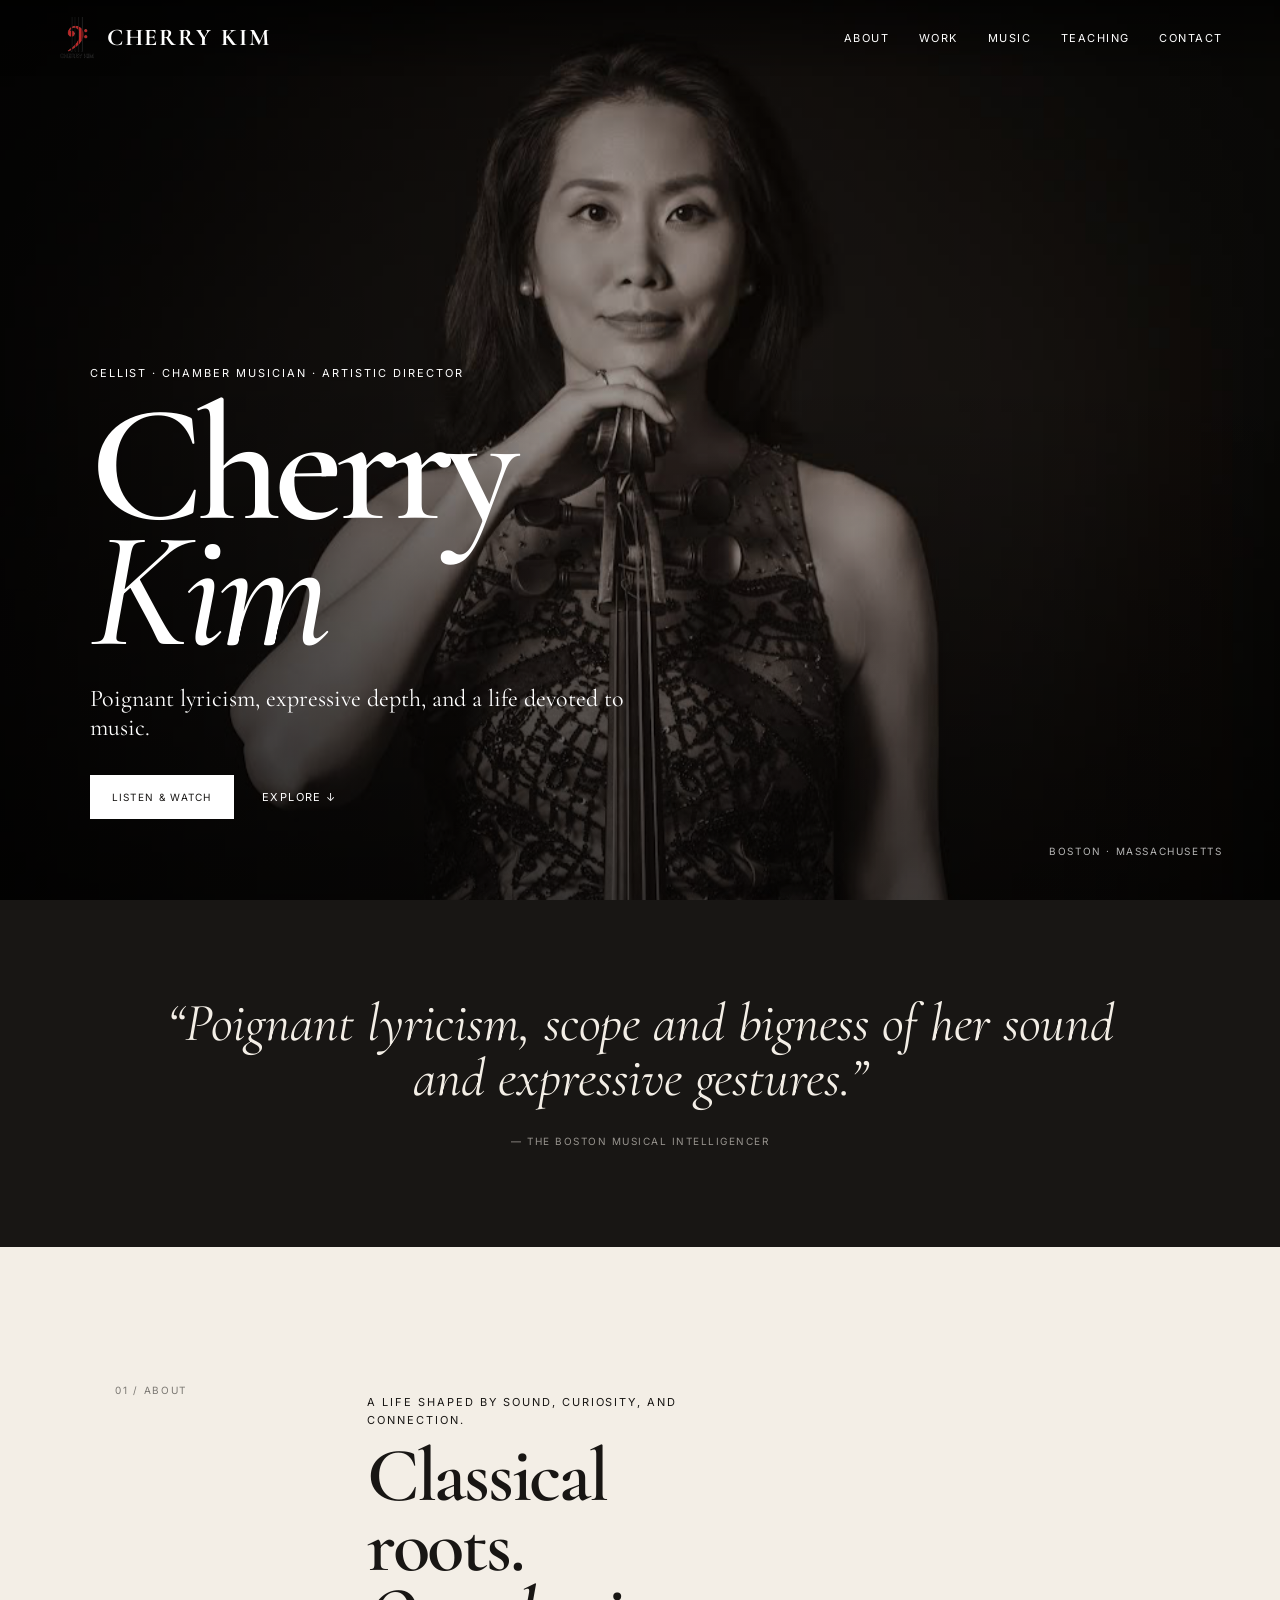
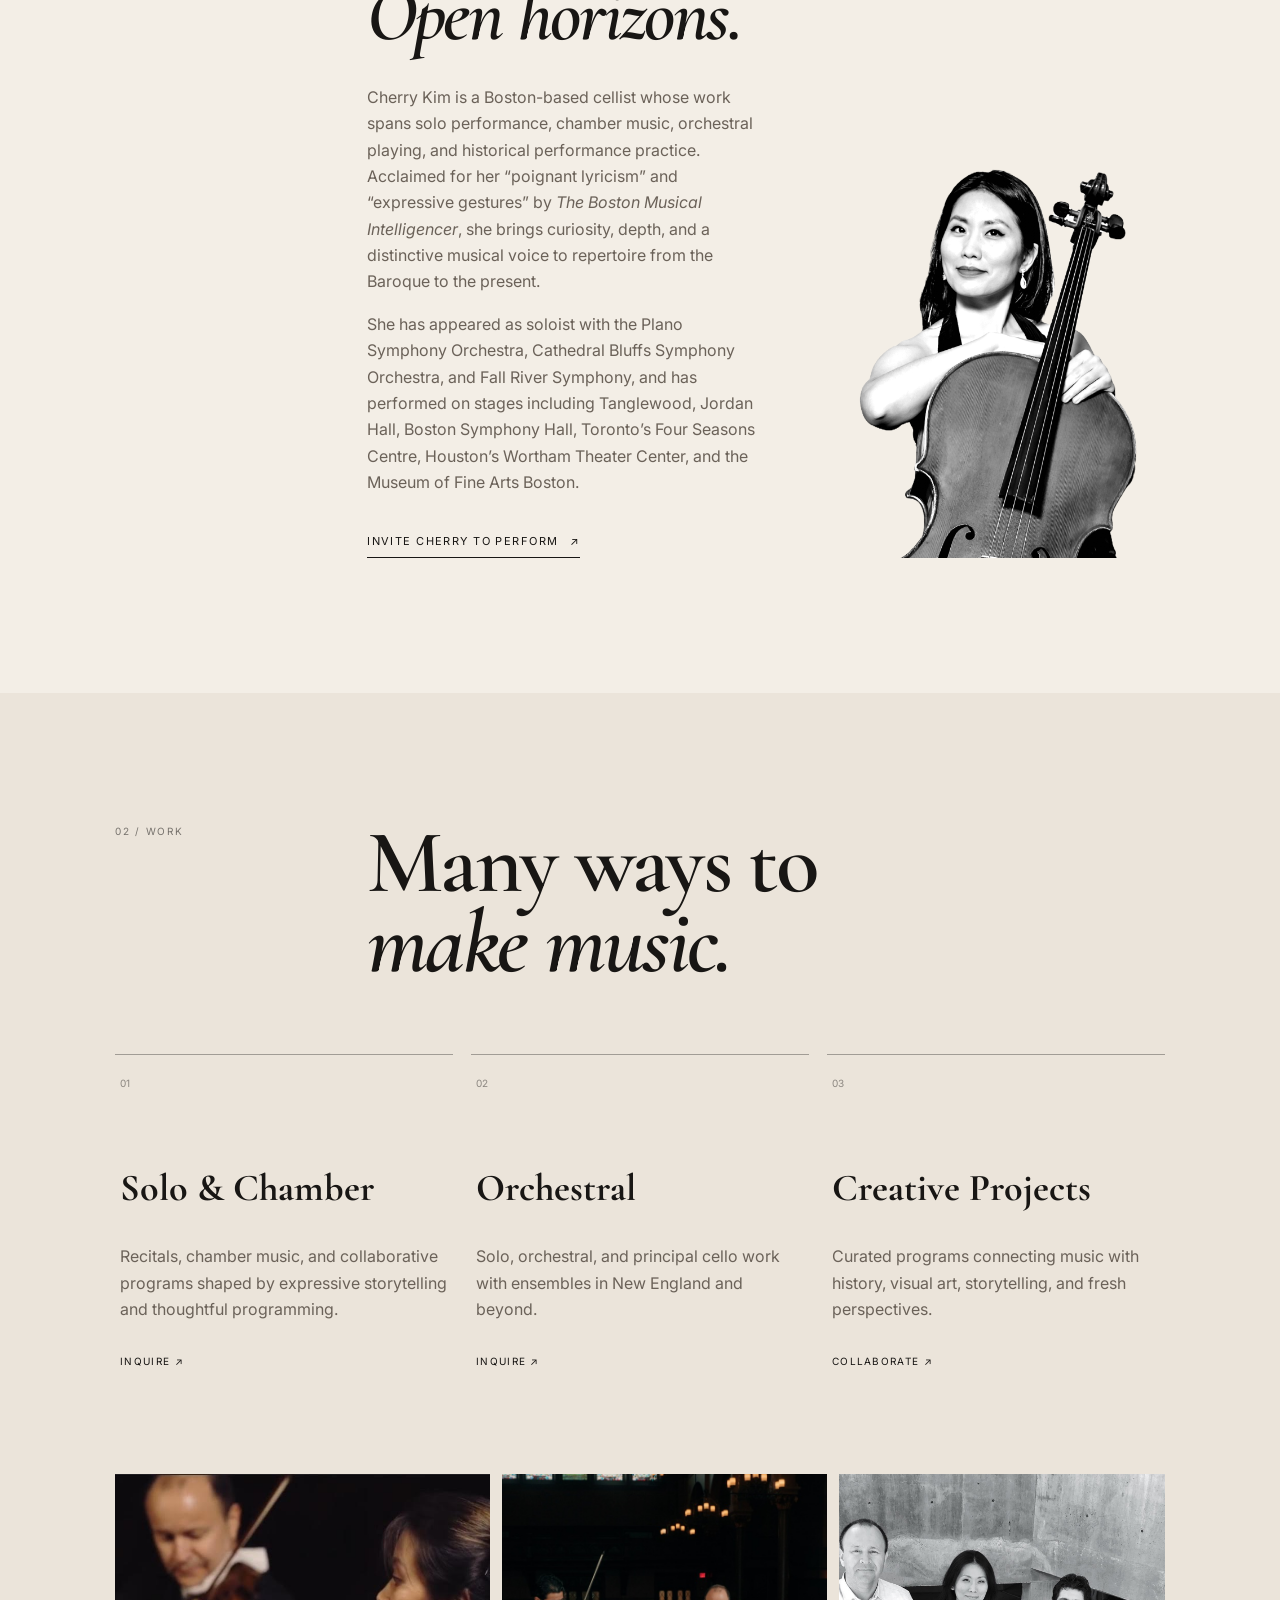
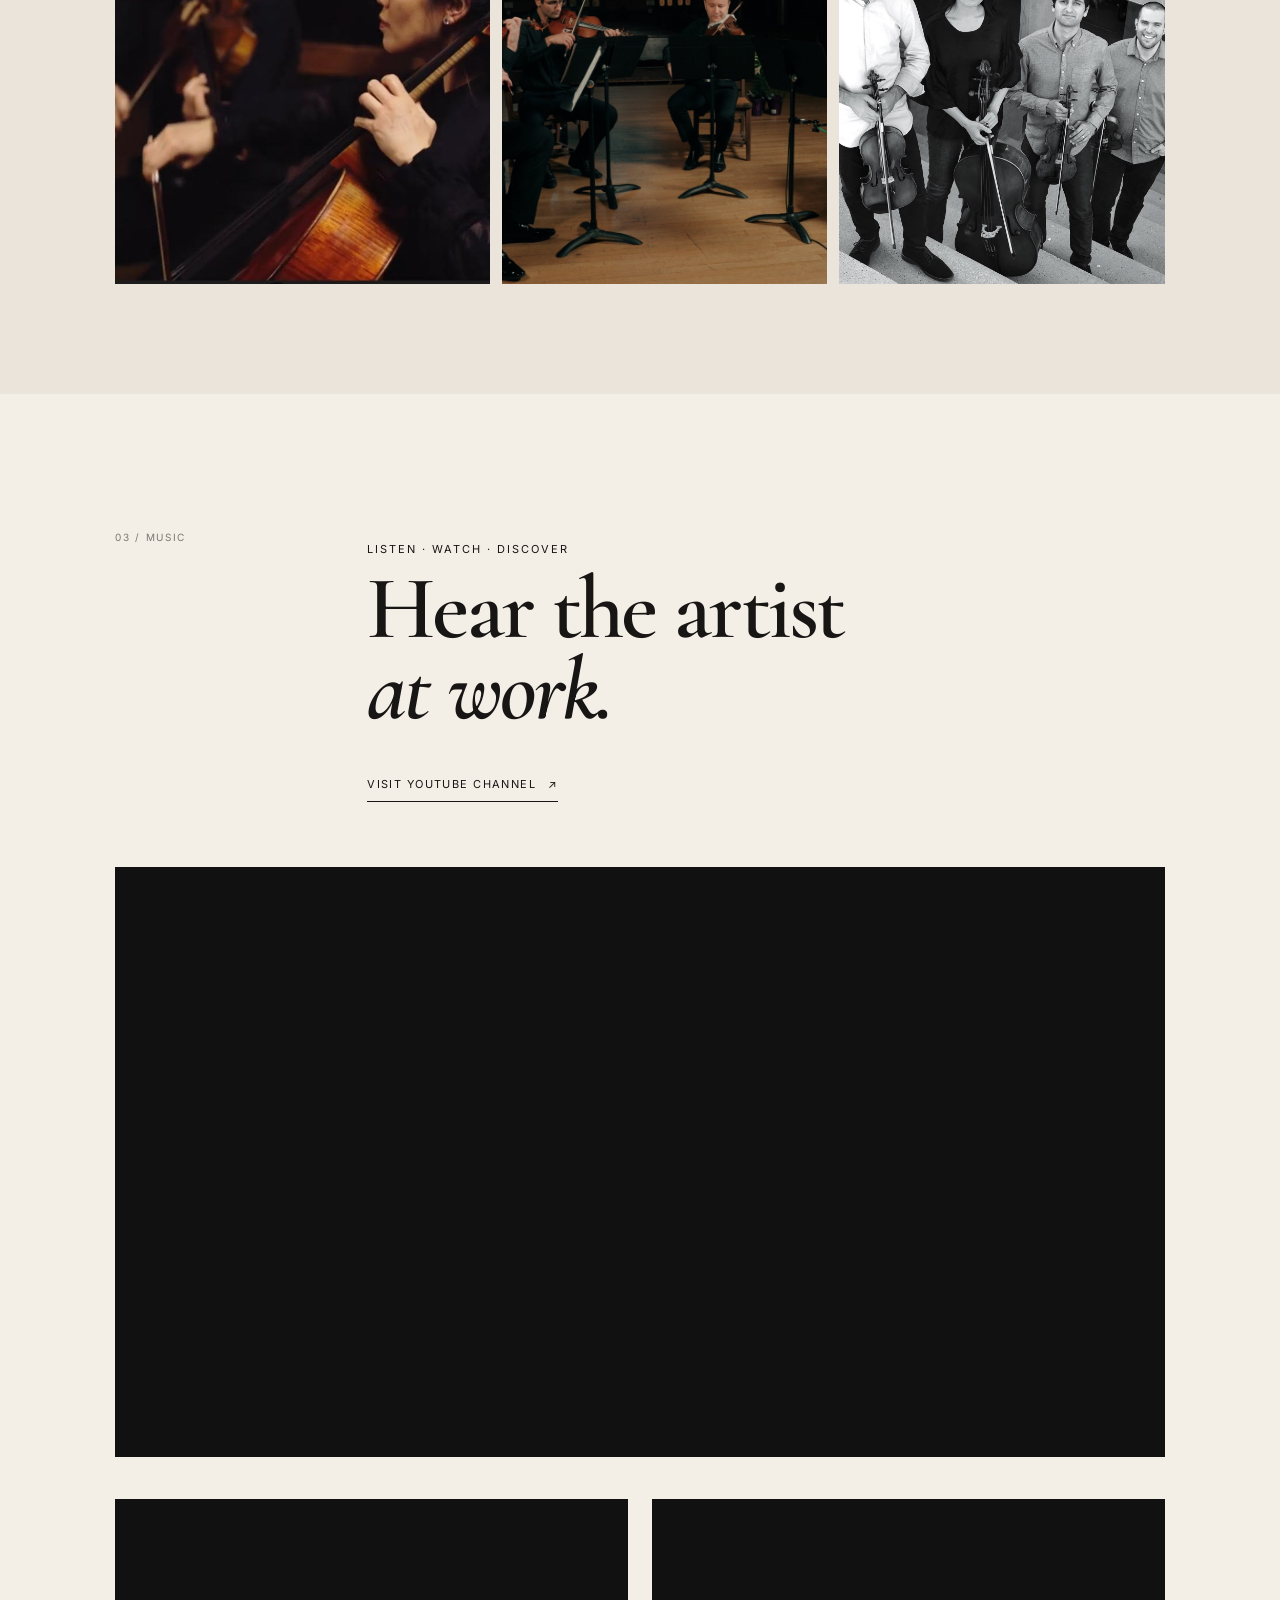
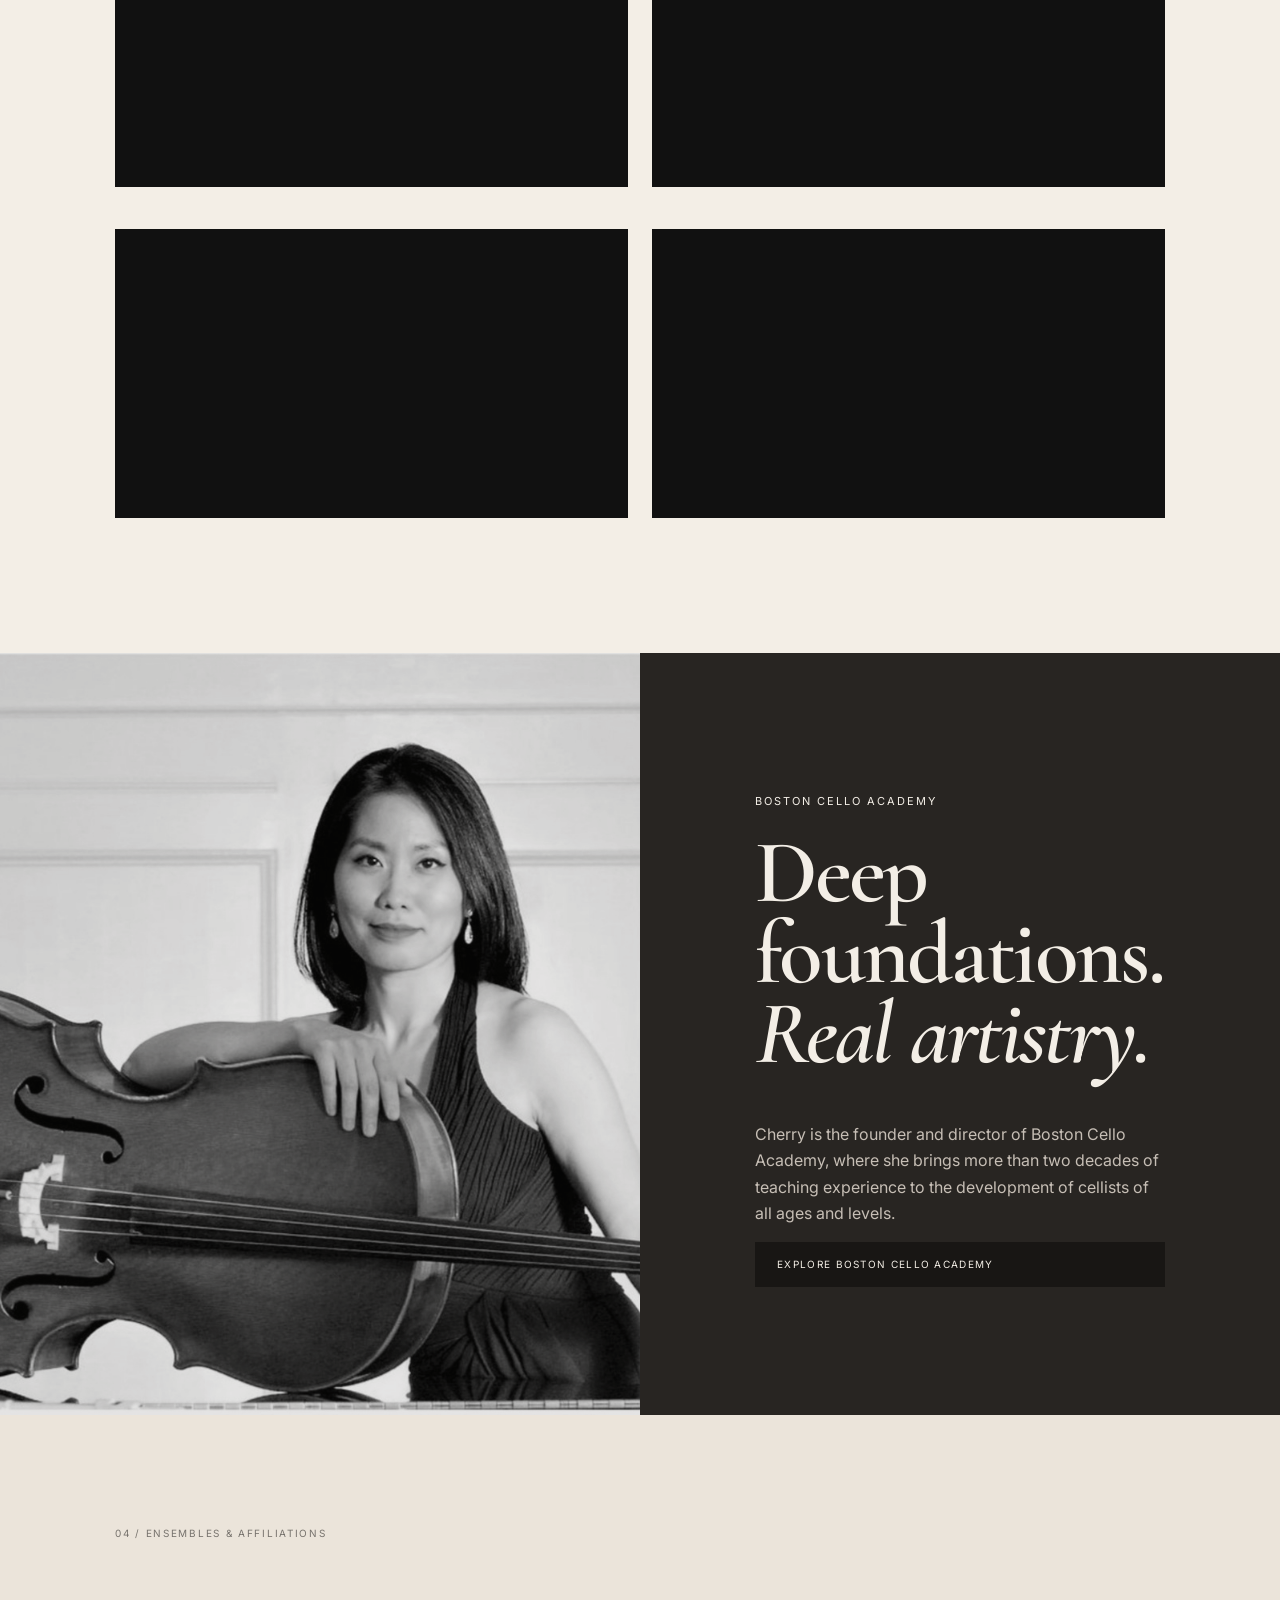
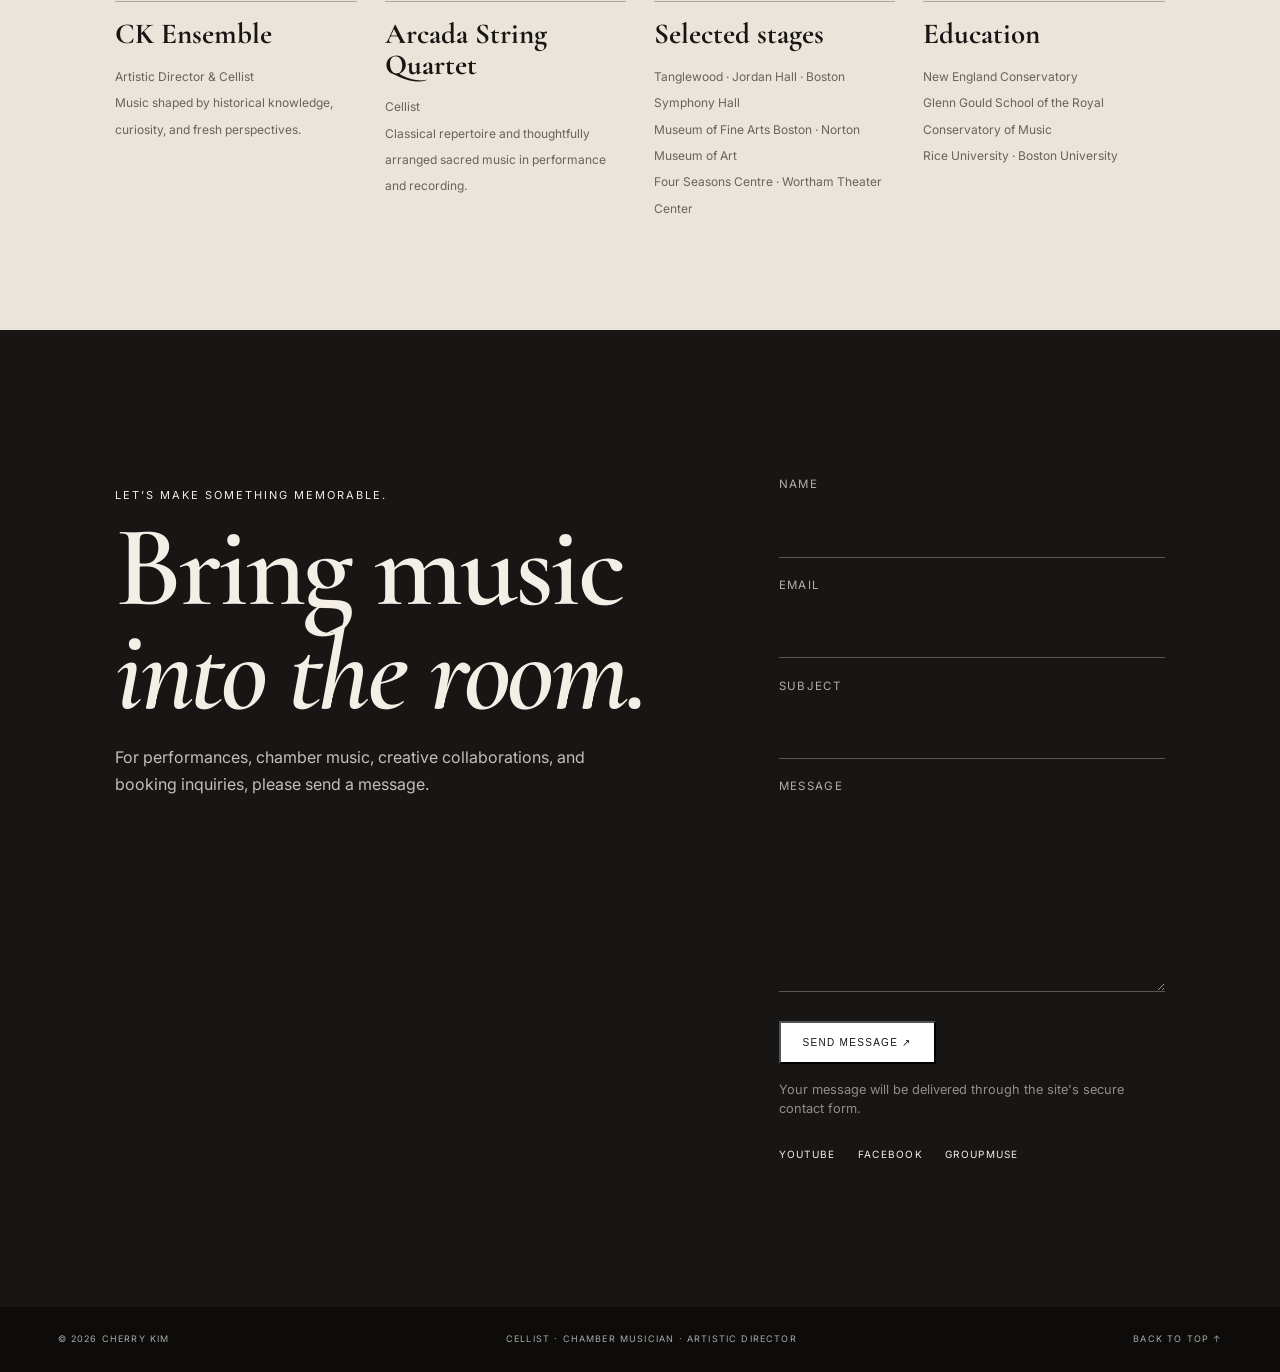
<file: index.html>
<!doctype html>
<html lang="en">
<head>
  <meta charset="utf-8">
  <meta name="viewport" content="width=device-width, initial-scale=1">
  <meta name="description" content="Cherry Kim — Boston-based cellist, chamber musician, soloist, and artistic director performing across the U.S. and internationally.">
  <meta name="theme-color" content="#171513">
  <title>Cherry Kim | Cellist</title>
  <link rel="icon" type="image/png" href="assets/favicon.png">
  <link rel="preconnect" href="https://fonts.googleapis.com">
  <link rel="preconnect" href="https://fonts.gstatic.com" crossorigin>
  <link href="https://fonts.googleapis.com/css2?family=Cormorant+Garamond:wght@500;600;700&family=Inter:wght@400;500;600&display=swap" rel="stylesheet">
  <link rel="stylesheet" href="styles.css">
</head>
<body>
<header class="site-header">
  <a class="brand" href="#top" aria-label="Cherry Kim home"><img src="assets/logo.png" alt="Cherry Kim logo"><span>CHERRY KIM</span></a>
  <button class="menu-toggle" aria-label="Open menu" aria-expanded="false">Menu</button>
  <nav class="nav" aria-label="Main navigation">
    <a href="#about">About</a><a href="#work">Work</a><a href="#music">Music</a><a href="#teaching">Teaching</a><a href="#contact">Contact</a>
  </nav>
</header>
<main id="top">
  <section class="hero">
    <div class="hero-photo"></div>
    <div class="hero-shade"></div>
    <div class="hero-content">
      <p class="eyebrow">Cellist · Chamber Musician · Artistic Director</p>
      <h1>Cherry<br><em>Kim</em></h1>
      <p class="hero-lede">Poignant lyricism, expressive depth, and a life devoted to music.</p>
      <div class="hero-actions"><a class="button light" href="#music">Listen & watch</a><a class="hero-link" href="#about">Explore <span>↓</span></a></div>
    </div>
    <div class="hero-credit">Boston · Massachusetts</div>
  </section>

  <section class="quote-band"><p>“Poignant lyricism, scope and bigness of her sound and expressive gestures.”</p><span>— The Boston Musical Intelligencer</span></section>

  <section class="about split" id="about">
    <div class="label">01 / About</div>
    <div class="content">
      <p class="kicker">A life shaped by sound, curiosity, and connection.</p>
      <h2>Classical roots.<br><em>Open horizons.</em></h2>
      <p>Cherry Kim is a Boston-based cellist whose work spans solo performance, chamber music, orchestral playing, and historical performance practice. Acclaimed for her “poignant lyricism” and “expressive gestures” by <em>The Boston Musical Intelligencer</em>, she brings curiosity, depth, and a distinctive musical voice to repertoire from the Baroque to the present.</p>
      <p>She has appeared as soloist with the Plano Symphony Orchestra, Cathedral Bluffs Symphony Orchestra, and Fall River Symphony, and has performed on stages including Tanglewood, Jordan Hall, Boston Symphony Hall, Toronto’s Four Seasons Centre, Houston’s Wortham Theater Center, and the Museum of Fine Arts Boston.</p>
      <a class="underlink" href="#contact">Invite Cherry to perform <span>↗</span></a>
    </div>
    <div class="about-image"><img src="assets/about-portrait.png" alt="Cherry Kim with cello"></div>
  </section>

  <section class="work" id="work">
    <div class="section-head"><div class="label">02 / Work</div><h2>Many ways to<br><em>make music.</em></h2></div>
    <div class="cards">
      <article><span>01</span><h3>Solo & Chamber</h3><p>Recitals, chamber music, and collaborative programs shaped by expressive storytelling and thoughtful programming.</p><a href="#contact">Inquire ↗</a></article>
      <article><span>02</span><h3>Orchestral</h3><p>Solo, orchestral, and principal cello work with ensembles in New England and beyond.</p><a href="#contact">Inquire ↗</a></article>
      <article><span>03</span><h3>Creative Projects</h3><p>Curated programs connecting music with history, visual art, storytelling, and fresh perspectives.</p><a href="#contact">Collaborate ↗</a></article>
    </div>
    <div class="photo-strip"><img src="assets/performance.jpg" alt="Cherry Kim performing cello"><img src="assets/ensemble.jpg" alt="String ensemble performing"><img src="assets/quartet.jpg" alt="String quartet portrait"></div>
  </section>

  <section class="music" id="music">
    <div class="music-intro"><div class="label">03 / Music</div><div><p class="kicker">Listen · Watch · Discover</p><h2>Hear the artist<br><em>at work.</em></h2><a class="underlink" href="https://www.youtube.com/@cherrykimcello" target="_blank" rel="noopener">Visit YouTube channel <span>↗</span></a></div></div>
    <div class="player-grid featured-videos">
      <article class="player featured"><div class="player-frame"><iframe src="https://www.youtube-nocookie.com/embed/2_JDBBXAuK0" title="Cherry Kim — featured performance 1" loading="lazy" allow="accelerometer; autoplay; clipboard-write; encrypted-media; gyroscope; picture-in-picture; web-share" allowfullscreen></iframe></div></article>
      <article class="player"><div class="player-frame"><iframe src="https://www.youtube-nocookie.com/embed/14b9uwis8Hs" title="Cherry Kim — featured performance 2" loading="lazy" allow="accelerometer; autoplay; clipboard-write; encrypted-media; gyroscope; picture-in-picture; web-share" allowfullscreen></iframe></div></article>
      <article class="player"><div class="player-frame"><iframe src="https://www.youtube-nocookie.com/embed/s6I4kKcv-H0" title="Cherry Kim — featured performance 3" loading="lazy" allow="accelerometer; autoplay; clipboard-write; encrypted-media; gyroscope; picture-in-picture; web-share" allowfullscreen></iframe></div></article>
      <article class="player"><div class="player-frame"><iframe src="https://www.youtube-nocookie.com/embed/2RVAwkOFVCw" title="Cherry Kim — featured performance 4" loading="lazy" allow="accelerometer; autoplay; clipboard-write; encrypted-media; gyroscope; picture-in-picture; web-share" allowfullscreen></iframe></div></article>
      <article class="player"><div class="player-frame"><iframe src="https://www.youtube-nocookie.com/embed/bbLJwvod6Oo" title="Cherry Kim — featured performance 5" loading="lazy" allow="accelerometer; autoplay; clipboard-write; encrypted-media; gyroscope; picture-in-picture; web-share" allowfullscreen></iframe></div></article>
    </div>
  </section>

  <section class="teaching" id="teaching">
    <div class="teaching-photo"><img src="assets/teaching.jpg" alt="Cherry Kim with cello"></div>
    <div class="teaching-copy"><p class="eyebrow">Boston Cello Academy</p><h2>Deep foundations.<br><em>Real artistry.</em></h2><p>Cherry is the founder and director of Boston Cello Academy, where she brings more than two decades of teaching experience to the development of cellists of all ages and levels.</p><a class="button dark" href="https://bostoncelloacademy.com" target="_blank" rel="noopener">Explore Boston Cello Academy</a></div>
  </section>

  <section class="ensembles">
    <div class="label">04 / Ensembles & affiliations</div>
    <div class="credential-grid">
      <div><strong>CK Ensemble</strong><span>Artistic Director & Cellist<br>Music shaped by historical knowledge, curiosity, and fresh perspectives.</span></div>
      <div><strong>Arcada String Quartet</strong><span>Cellist<br>Classical repertoire and thoughtfully arranged sacred music in performance and recording.</span></div>
      <div><strong>Selected stages</strong><span>Tanglewood · Jordan Hall · Boston Symphony Hall<br>Museum of Fine Arts Boston · Norton Museum of Art<br>Four Seasons Centre · Wortham Theater Center</span></div>
      <div><strong>Education</strong><span>New England Conservatory<br>Glenn Gould School of the Royal Conservatory of Music<br>Rice University · Boston University</span></div>
    </div>
  </section>

  <section class="contact" id="contact">
  <div class="contact-heading"><p class="eyebrow">Let’s make something memorable.</p><h2>Bring music<br><em>into the room.</em></h2><p class="contact-intro">For performances, chamber music, creative collaborations, and booking inquiries, please send a message.</p></div>
  <div class="contact-form-wrap">
    <form class="contact-form" action="https://formspree.io/f/mrpgyvlq" method="POST">
      <div class="form-row"><label for="name">Name</label><input id="name" name="name" type="text" autocomplete="name" required></div>
      <div class="form-row"><label for="email">Email</label><input id="email" name="email" type="email" autocomplete="email" required></div>
      <div class="form-row"><label for="subject">Subject</label><input id="subject" name="subject" type="text"></div>
      <div class="form-row"><label for="message">Message</label><textarea id="message" name="message" rows="6" required></textarea></div>
      <button class="button light" type="submit">Send message ↗</button>
    </form>
    <p class="form-note">Your message will be delivered through the site's secure contact form.</p>
    <div class="socials"><a href="https://www.youtube.com/@cherrykimcello" target="_blank" rel="noopener">YouTube</a><a href="https://www.facebook.com/theckensemble/" target="_blank" rel="noopener">Facebook</a><a href="https://www.groupmuse.com/@cherrykimcello" target="_blank" rel="noopener">Groupmuse</a></div>
  </div>
</section>
</main>
<footer><span>© 2026 Cherry Kim</span><span>Cellist · Chamber Musician · Artistic Director</span><a href="#top">Back to top ↑</a></footer>
<script src="script.js"></script>
</body>
</html>
</file>
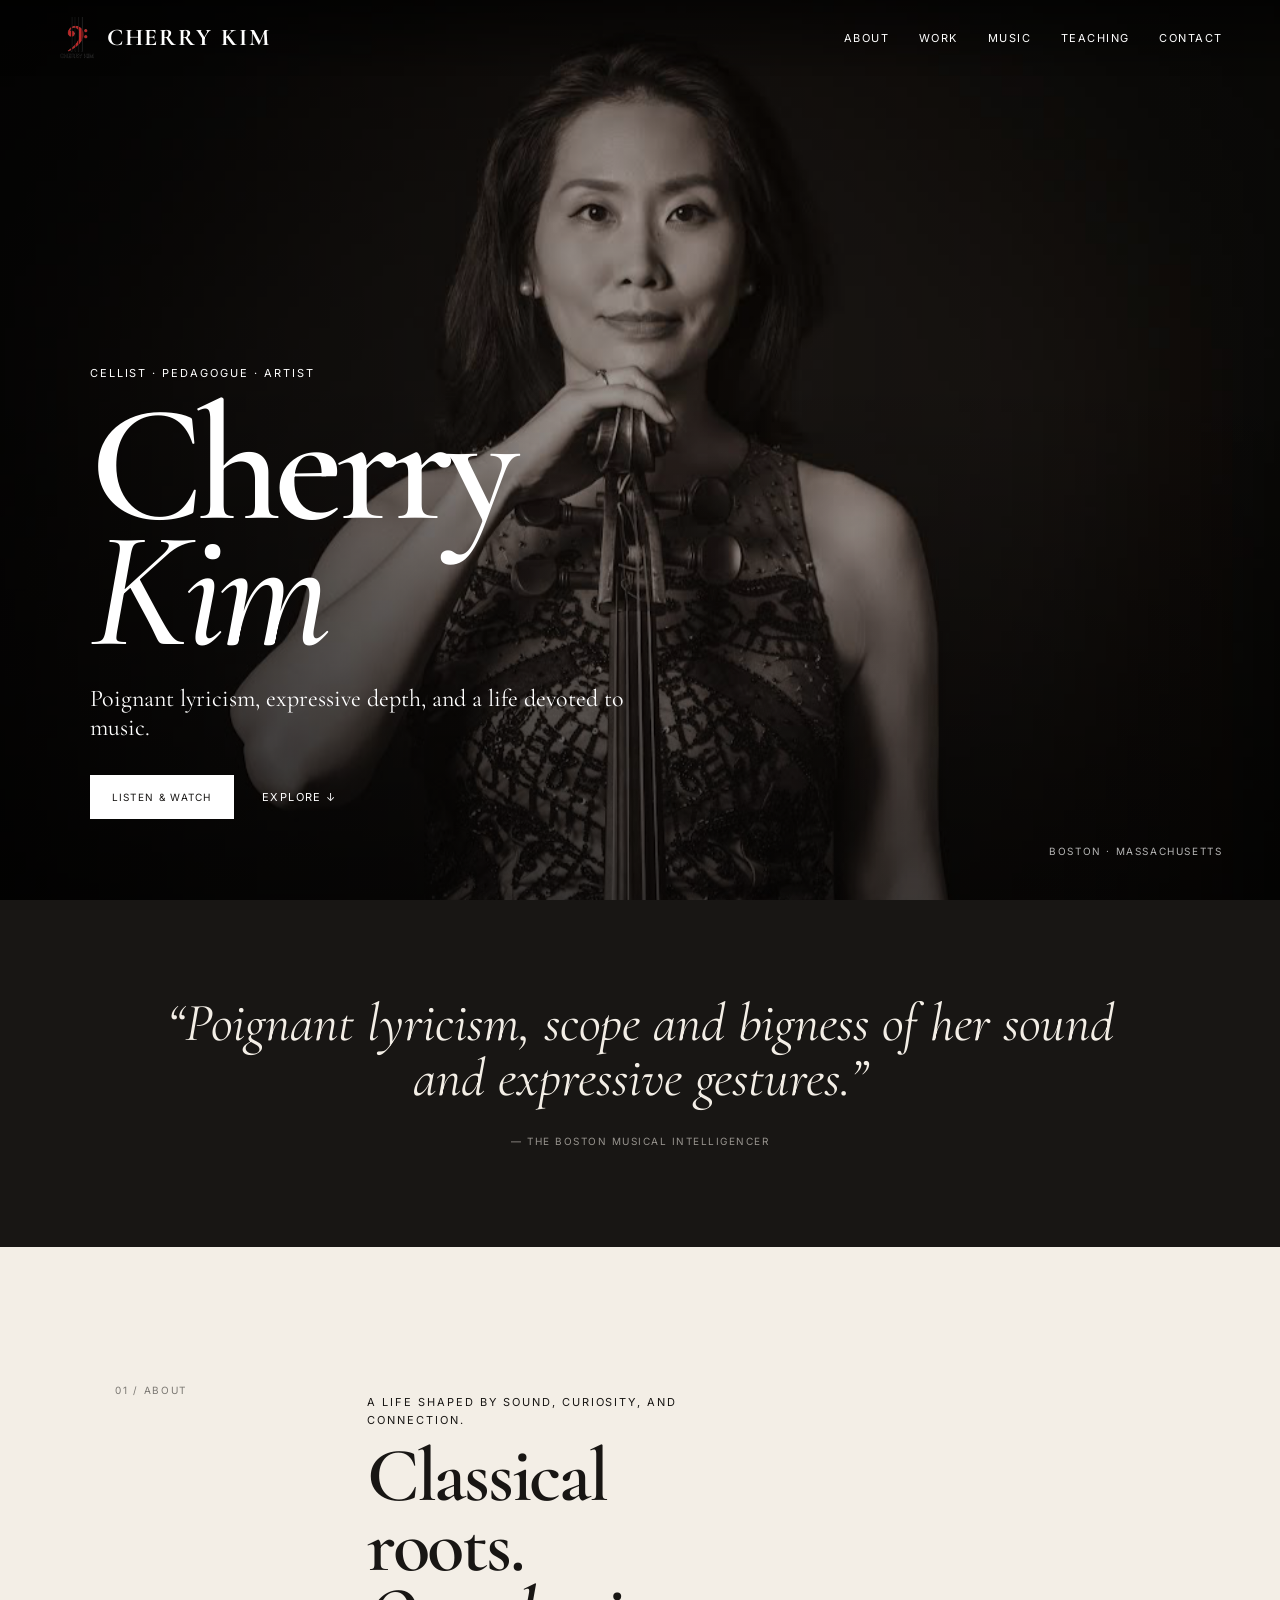
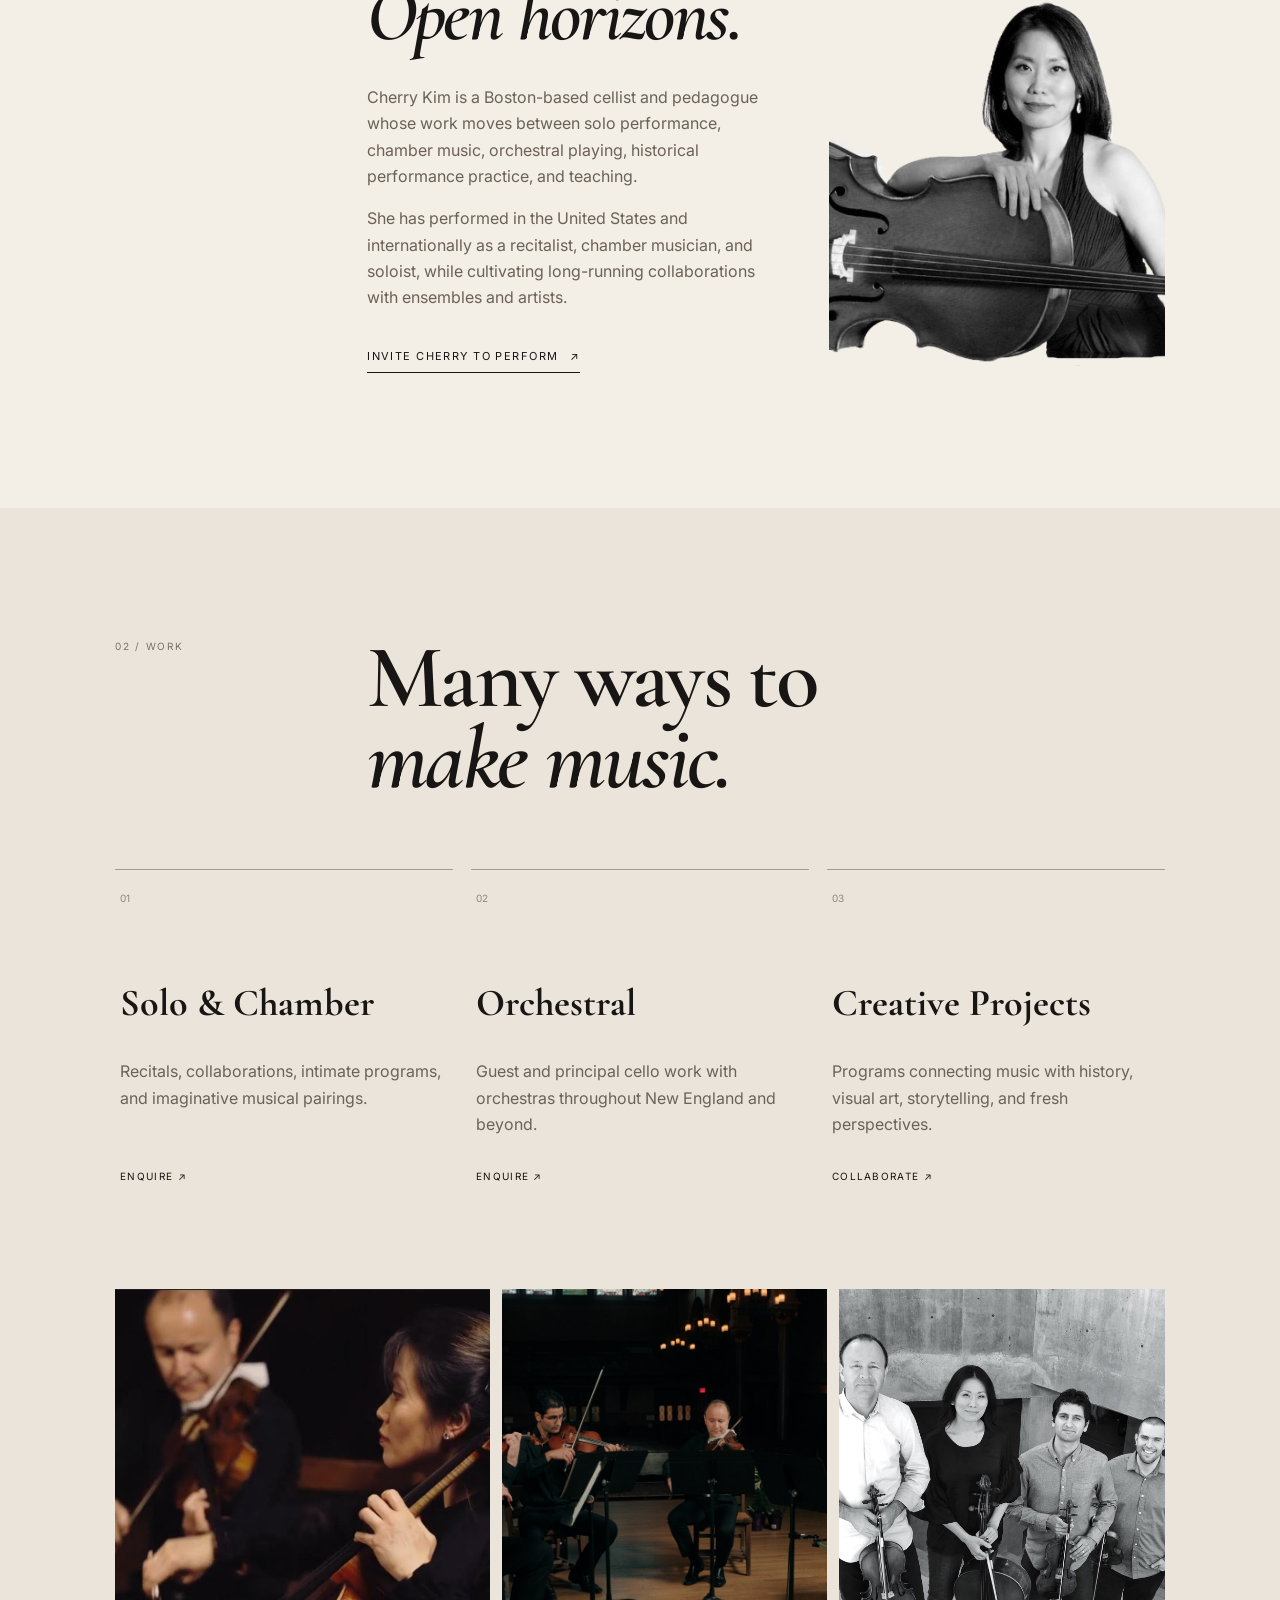
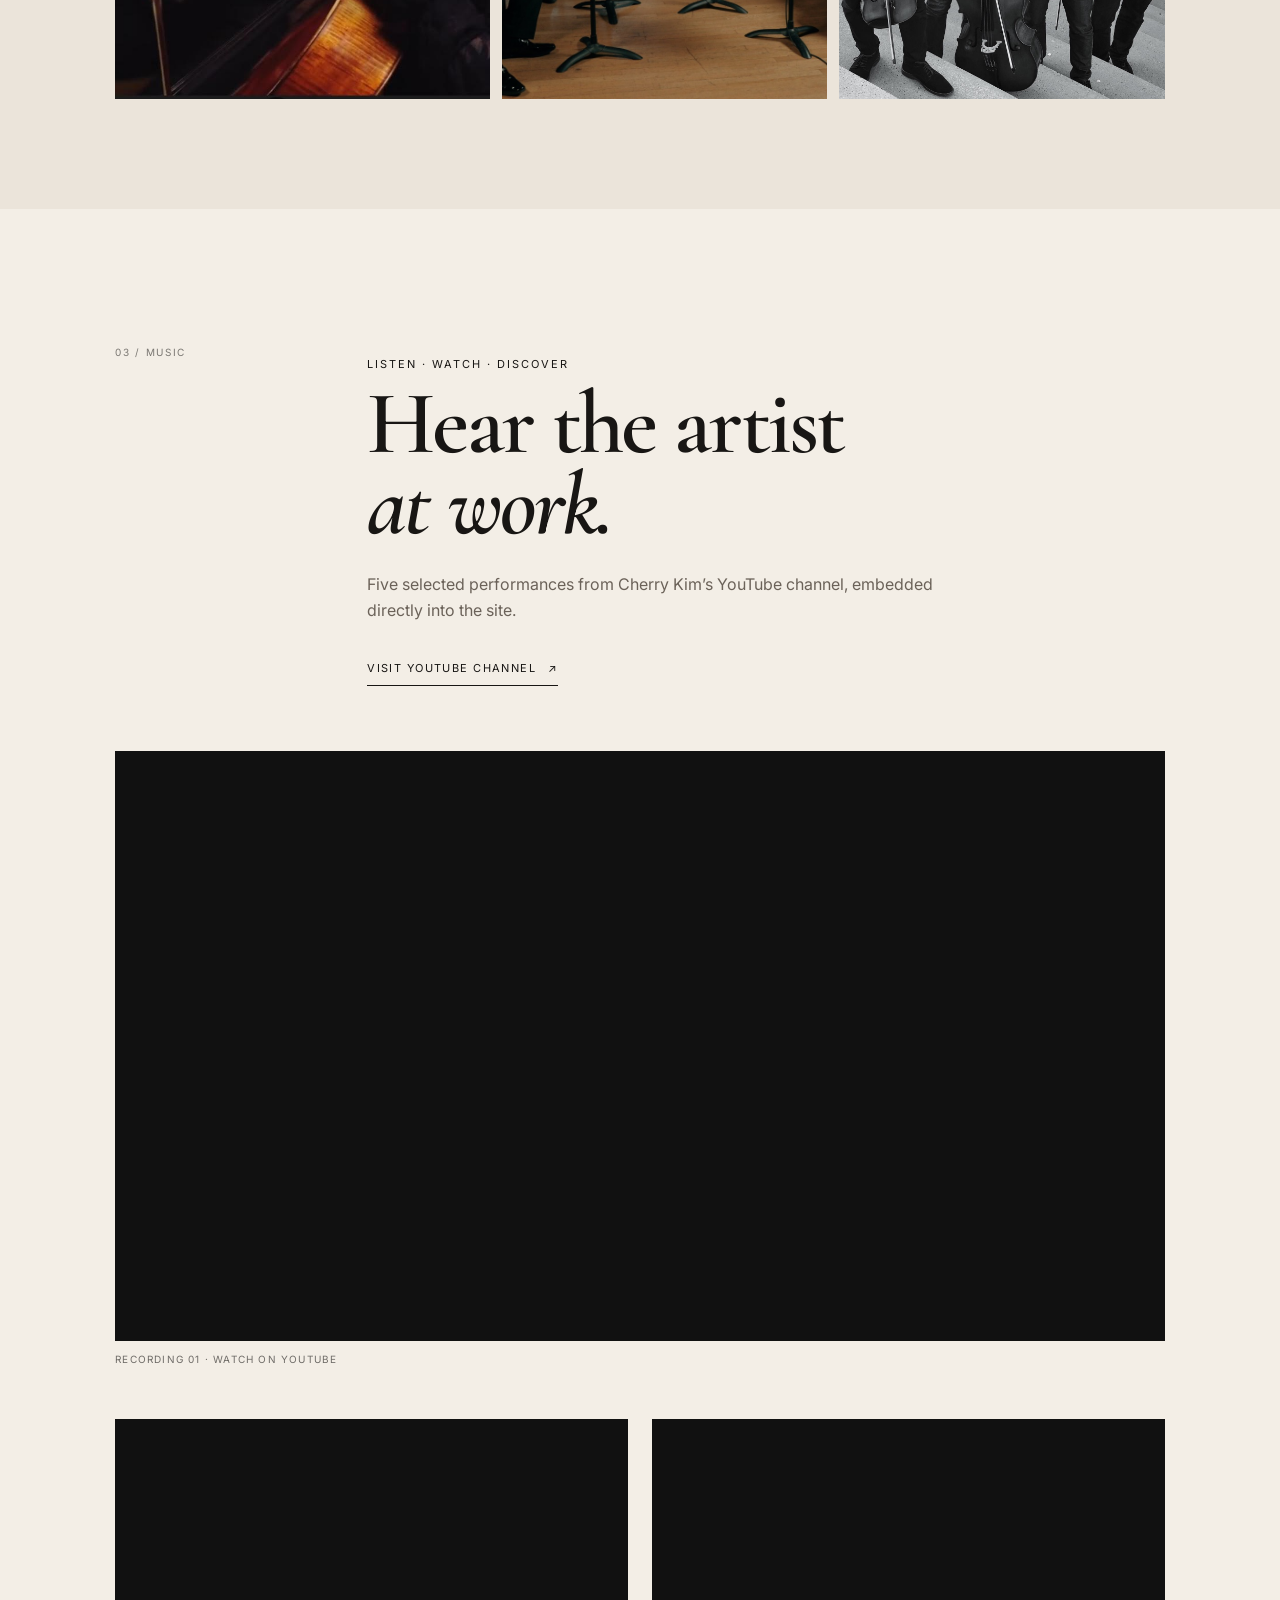
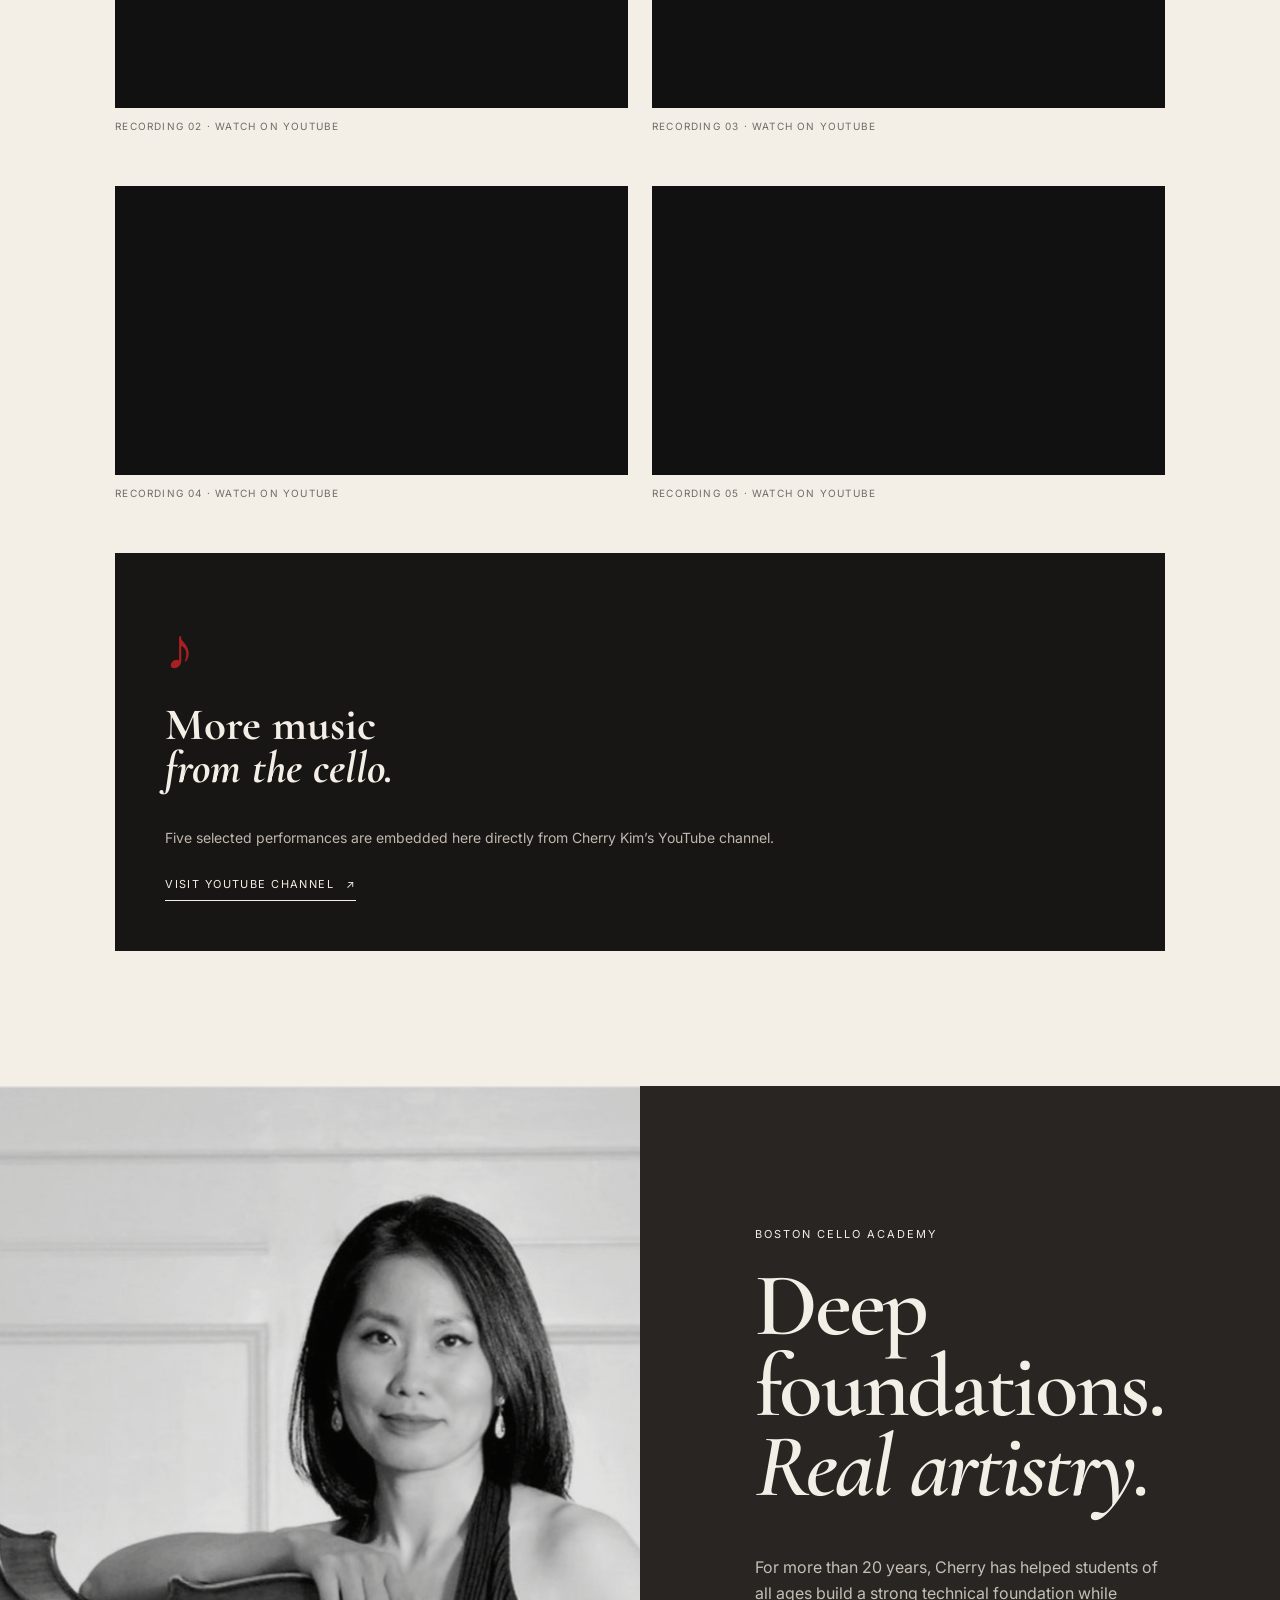
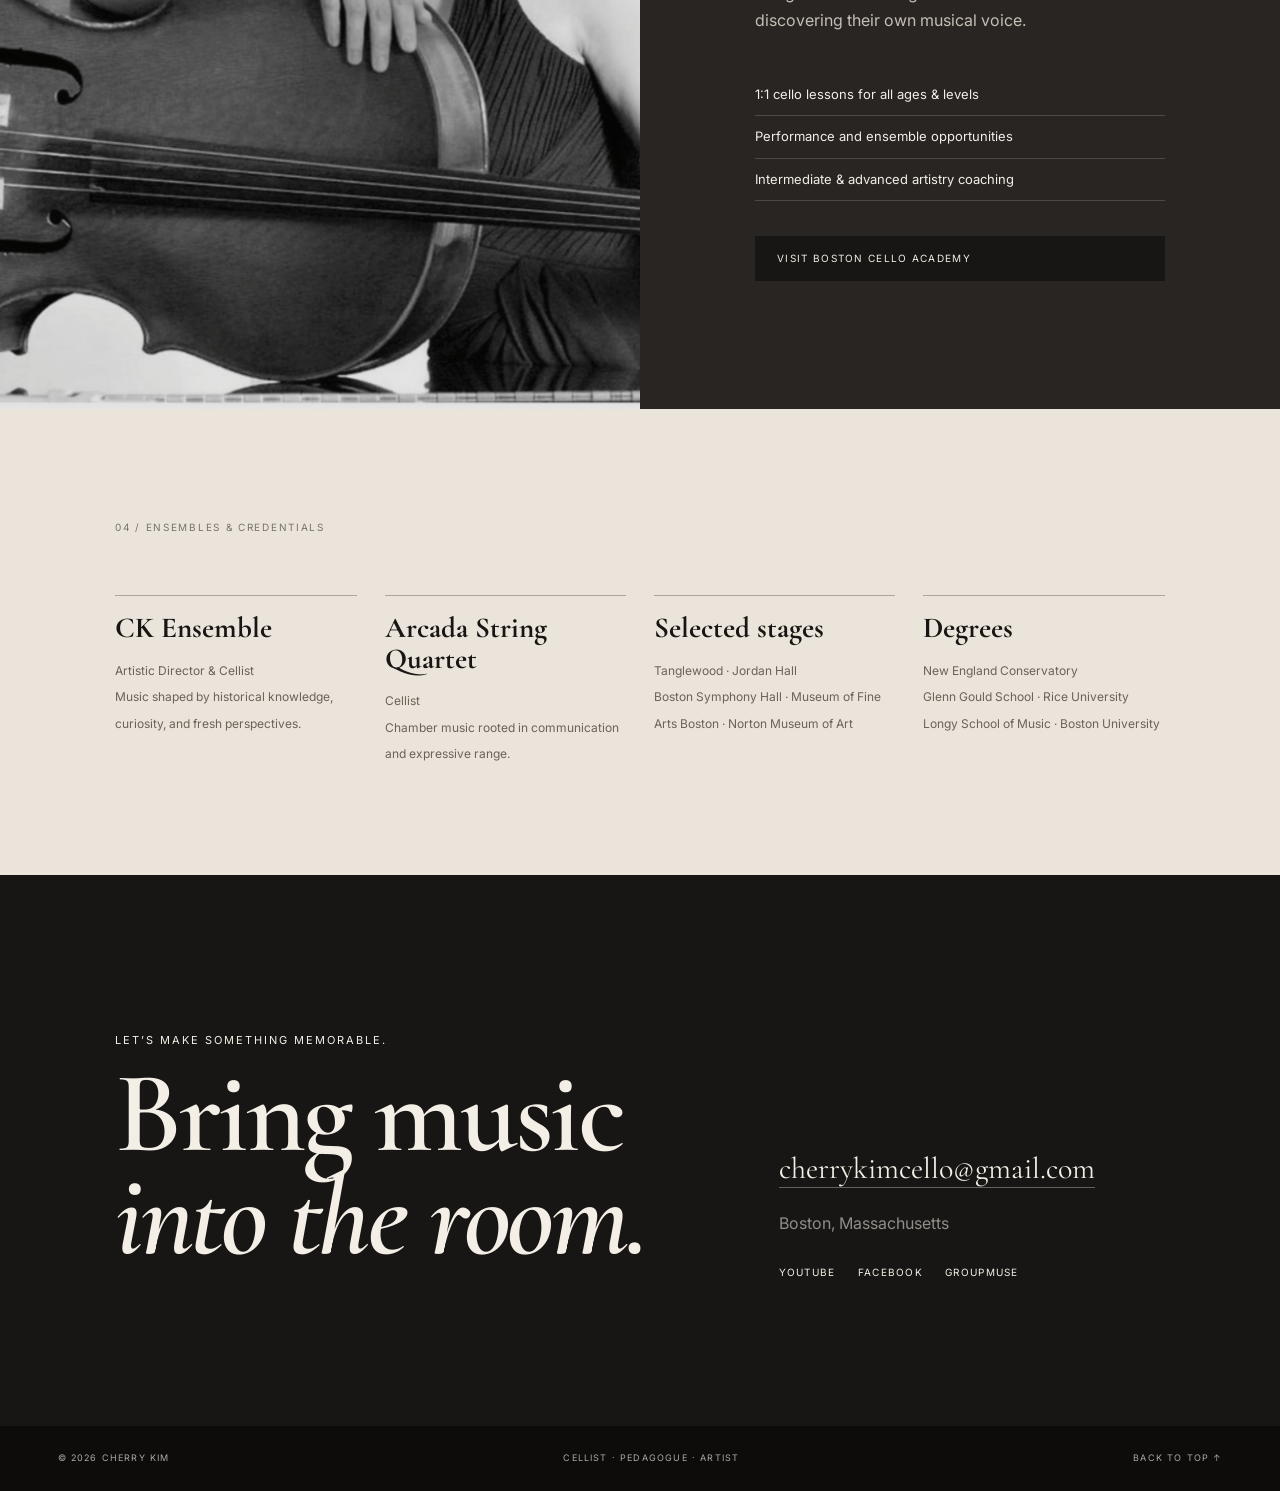
<file: cherrykimcello-site-v4/index.html>
<!doctype html>
<html lang="en">
<head>
  <meta charset="utf-8">
  <meta name="viewport" content="width=device-width, initial-scale=1">
  <meta name="description" content="Cherry Kim — Boston-based cellist, pedagogue, chamber musician, artistic director, and educator.">
  <meta name="theme-color" content="#171513">
  <title>Cherry Kim | Cellist & Pedagogue</title>
  <link rel="icon" type="image/png" href="assets/favicon.png">
  <link rel="preconnect" href="https://fonts.googleapis.com">
  <link rel="preconnect" href="https://fonts.gstatic.com" crossorigin>
  <link href="https://fonts.googleapis.com/css2?family=Cormorant+Garamond:wght@500;600;700&family=Inter:wght@400;500;600&display=swap" rel="stylesheet">
  <link rel="stylesheet" href="styles.css">
</head>
<body>
<header class="site-header">
  <a class="brand" href="#top" aria-label="Cherry Kim home"><img src="assets/logo.png" alt="Cherry Kim logo"><span>CHERRY KIM</span></a>
  <button class="menu-toggle" aria-label="Open menu" aria-expanded="false">Menu</button>
  <nav class="nav" aria-label="Main navigation">
    <a href="#about">About</a><a href="#work">Work</a><a href="#music">Music</a><a href="#teaching">Teaching</a><a href="#contact">Contact</a>
  </nav>
</header>
<main id="top">
  <section class="hero">
    <div class="hero-photo"></div>
    <div class="hero-shade"></div>
    <div class="hero-content">
      <p class="eyebrow">Cellist · Pedagogue · Artist</p>
      <h1>Cherry<br><em>Kim</em></h1>
      <p class="hero-lede">Poignant lyricism, expressive depth, and a life devoted to music.</p>
      <div class="hero-actions"><a class="button light" href="#music">Listen & watch</a><a class="hero-link" href="#about">Explore <span>↓</span></a></div>
    </div>
    <div class="hero-credit">Boston · Massachusetts</div>
  </section>

  <section class="quote-band"><p>“Poignant lyricism, scope and bigness of her sound and expressive gestures.”</p><span>— The Boston Musical Intelligencer</span></section>

  <section class="about split" id="about">
    <div class="label">01 / About</div>
    <div class="content">
      <p class="kicker">A life shaped by sound, curiosity, and connection.</p>
      <h2>Classical roots.<br><em>Open horizons.</em></h2>
      <p>Cherry Kim is a Boston-based cellist and pedagogue whose work moves between solo performance, chamber music, orchestral playing, historical performance practice, and teaching.</p>
      <p>She has performed in the United States and internationally as a recitalist, chamber musician, and soloist, while cultivating long-running collaborations with ensembles and artists.</p>
      <a class="underlink" href="#contact">Invite Cherry to perform <span>↗</span></a>
    </div>
    <div class="about-image"><img src="assets/portrait-wide.png" alt="Portrait of Cherry Kim with cello"></div>
  </section>

  <section class="work" id="work">
    <div class="section-head"><div class="label">02 / Work</div><h2>Many ways to<br><em>make music.</em></h2></div>
    <div class="cards">
      <article><span>01</span><h3>Solo & Chamber</h3><p>Recitals, collaborations, intimate programs, and imaginative musical pairings.</p><a href="#contact">Enquire ↗</a></article>
      <article><span>02</span><h3>Orchestral</h3><p>Guest and principal cello work with orchestras throughout New England and beyond.</p><a href="#contact">Enquire ↗</a></article>
      <article><span>03</span><h3>Creative Projects</h3><p>Programs connecting music with history, visual art, storytelling, and fresh perspectives.</p><a href="#contact">Collaborate ↗</a></article>
    </div>
    <div class="photo-strip"><img src="assets/performance.jpg" alt="Cherry Kim performing cello"><img src="assets/ensemble.jpg" alt="String ensemble performing"><img src="assets/quartet.jpg" alt="String quartet portrait"></div>
  </section>

  <section class="music" id="music">
    <div class="music-intro"><div class="label">03 / Music</div><div><p class="kicker">Listen · Watch · Discover</p><h2>Hear the artist<br><em>at work.</em></h2><p>Five selected performances from Cherry Kim’s YouTube channel, embedded directly into the site.</p><a class="underlink" href="https://www.youtube.com/@cherrykimcello" target="_blank" rel="noopener">Visit YouTube channel <span>↗</span></a></div></div>
    <div class="player-grid featured-videos">
      <article class="player featured"><div class="player-frame"><iframe src="https://www.youtube-nocookie.com/embed/2_JDBBXAuK0" title="Cherry Kim — featured performance 1" loading="lazy" allow="accelerometer; autoplay; clipboard-write; encrypted-media; gyroscope; picture-in-picture; web-share" allowfullscreen></iframe></div><p>Recording 01 · Watch on YouTube</p></article>
      <article class="player"><div class="player-frame"><iframe src="https://www.youtube-nocookie.com/embed/14b9uwis8Hs" title="Cherry Kim — featured performance 2" loading="lazy" allow="accelerometer; autoplay; clipboard-write; encrypted-media; gyroscope; picture-in-picture; web-share" allowfullscreen></iframe></div><p>Recording 02 · Watch on YouTube</p></article>
      <article class="player"><div class="player-frame"><iframe src="https://www.youtube-nocookie.com/embed/s6I4kKcv-H0" title="Cherry Kim — featured performance 3" loading="lazy" allow="accelerometer; autoplay; clipboard-write; encrypted-media; gyroscope; picture-in-picture; web-share" allowfullscreen></iframe></div><p>Recording 03 · Watch on YouTube</p></article>
      <article class="player"><div class="player-frame"><iframe src="https://www.youtube-nocookie.com/embed/2RVAwkOFVCw" title="Cherry Kim — featured performance 4" loading="lazy" allow="accelerometer; autoplay; clipboard-write; encrypted-media; gyroscope; picture-in-picture; web-share" allowfullscreen></iframe></div><p>Recording 04 · Watch on YouTube</p></article>
      <article class="player"><div class="player-frame"><iframe src="https://www.youtube-nocookie.com/embed/bbLJwvod6Oo" title="Cherry Kim — featured performance 5" loading="lazy" allow="accelerometer; autoplay; clipboard-write; encrypted-media; gyroscope; picture-in-picture; web-share" allowfullscreen></iframe></div><p>Recording 05 · Watch on YouTube</p></article>
      <div class="player-note"><div class="note-mark">♪</div><h3>More music<br><em>from the cello.</em></h3><p>Five selected performances are embedded here directly from Cherry Kim’s YouTube channel.</p><a class="underlink" href="https://www.youtube.com/@cherrykimcello" target="_blank" rel="noopener">Visit YouTube channel <span>↗</span></a></div>
    </div>
  </section>

  <section class="teaching" id="teaching">
    <div class="teaching-photo"><img src="assets/teaching.jpg" alt="Cherry Kim with cello"></div>
    <div class="teaching-copy"><p class="eyebrow">Boston Cello Academy</p><h2>Deep foundations.<br><em>Real artistry.</em></h2><p>For more than 20 years, Cherry has helped students of all ages build a strong technical foundation while discovering their own musical voice.</p><ul><li>1:1 cello lessons for all ages & levels</li><li>Performance and ensemble opportunities</li><li>Intermediate & advanced artistry coaching</li></ul><a class="button dark" href="https://cherry-kim.wixsite.com/bostoncelloacademy" target="_blank" rel="noopener">Visit Boston Cello Academy</a></div>
  </section>

  <section class="ensembles">
    <div class="label">04 / Ensembles & credentials</div>
    <div class="credential-grid">
      <div><strong>CK Ensemble</strong><span>Artistic Director & Cellist<br>Music shaped by historical knowledge, curiosity, and fresh perspectives.</span></div>
      <div><strong>Arcada String Quartet</strong><span>Cellist<br>Chamber music rooted in communication and expressive range.</span></div>
      <div><strong>Selected stages</strong><span>Tanglewood · Jordan Hall<br>Boston Symphony Hall · Museum of Fine Arts Boston · Norton Museum of Art</span></div>
      <div><strong>Degrees</strong><span>New England Conservatory<br>Glenn Gould School · Rice University<br>Longy School of Music · Boston University</span></div>
    </div>
  </section>

  <section class="contact" id="contact"><div><p class="eyebrow">Let’s make something memorable.</p><h2>Bring music<br><em>into the room.</em></h2></div><div class="contact-details"><a class="email" href="mailto:cherrykimcello@gmail.com">cherrykimcello@gmail.com</a><p>Boston, Massachusetts</p><div class="socials"><a href="https://www.youtube.com/@cherrykimcello" target="_blank" rel="noopener">YouTube</a><a href="https://www.facebook.com/theckensemble/" target="_blank" rel="noopener">Facebook</a><a href="https://www.groupmuse.com/@cherrykimcello" target="_blank" rel="noopener">Groupmuse</a></div></div></section>
</main>
<footer><span>© 2026 Cherry Kim</span><span>Cellist · Pedagogue · Artist</span><a href="#top">Back to top ↑</a></footer>
<script src="script.js"></script>
</body>
</html>
</file>
<file: styles.css>
:root{--ink:#181614;--cream:#f3eee6;--paper:#ebe4da;--red:#a91f24;--muted:#6b6259}*{box-sizing:border-box}html{scroll-behavior:smooth}body{margin:0;background:var(--cream);color:var(--ink);font-family:Inter,Arial,sans-serif;line-height:1.65}a{color:inherit}.site-header{position:fixed;z-index:30;top:0;left:0;right:0;height:76px;padding:0 4.5vw;display:flex;align-items:center;justify-content:space-between;color:#fff;background:linear-gradient(180deg,rgba(0,0,0,.55),rgba(0,0,0,0));transition:.3s}.site-header.scrolled{color:var(--ink);background:rgba(243,238,230,.94);backdrop-filter:blur(14px);border-bottom:1px solid rgba(24,22,20,.1)}.brand{display:flex;align-items:center;gap:11px;text-decoration:none}.brand img{width:38px;height:48px;object-fit:contain}.brand span{font-family:"Cormorant Garamond",serif;font-size:24px;font-weight:700;letter-spacing:.08em}.nav{display:flex;gap:30px}.nav a,.hero-link,.underlink{font-size:11px;letter-spacing:.13em;text-transform:uppercase;text-decoration:none}.nav a:hover,.hero-link:hover,.underlink:hover{opacity:.55}.menu-toggle{display:none;border:0;background:none;color:inherit;font-size:11px;letter-spacing:.12em;text-transform:uppercase}.hero{height:100svh;min-height:720px;position:relative;display:flex;align-items:flex-end;overflow:hidden;color:#fff}.hero-photo{position:absolute;inset:0;background-image:url("assets/hero.png");background-size:cover;background-position:center top;transform:scale(1.01)}.hero-shade{position:absolute;inset:0;background:linear-gradient(90deg,rgba(0,0,0,.68) 0%,rgba(0,0,0,.28) 45%,rgba(0,0,0,.05) 100%),linear-gradient(0deg,rgba(0,0,0,.62),transparent 58%)}.hero-content{position:relative;z-index:1;padding:0 7vw 9vh;max-width:820px}.eyebrow,.kicker{font-size:11px;letter-spacing:.18em;text-transform:uppercase}.hero h1{font-family:"Cormorant Garamond",serif;font-size:clamp(90px,13vw,190px);line-height:.76;letter-spacing:-.04em;margin:20px 0 30px;font-weight:600}.hero h1 em{color:#fff;font-weight:500}.hero-lede{font-family:"Cormorant Garamond",serif;font-size:24px;line-height:1.2;max-width:540px;margin:0 0 32px}.hero-actions{display:flex;gap:28px;align-items:center}.button{display:inline-block;padding:14px 22px;text-decoration:none;font-size:10px;letter-spacing:.13em;text-transform:uppercase}.button.light{background:#fff;color:var(--ink)}.button.dark{background:var(--ink);color:var(--cream)}.hero-link{color:#fff}.hero-credit{position:absolute;right:4.5vw;bottom:4.5vh;z-index:1;font-size:10px;letter-spacing:.16em;text-transform:uppercase;opacity:.7}.quote-band{padding:95px 10vw;background:var(--ink);color:var(--cream);text-align:center}.quote-band p{max-width:1050px;margin:0 auto 20px;font-family:"Cormorant Garamond",serif;font-size:clamp(32px,4.2vw,58px);line-height:1.03;font-style:italic}.quote-band span{font-size:10px;letter-spacing:.15em;text-transform:uppercase;opacity:.58}.split{display:grid;grid-template-columns:18% 1fr 32%;gap:6%;padding:135px 9vw}.label{font-size:10px;letter-spacing:.17em;text-transform:uppercase;opacity:.55}.content{max-width:720px}.content h2,.section-head h2,.music h2,.teaching h2,.contact h2{font-family:"Cormorant Garamond",serif;font-weight:600;line-height:.9;letter-spacing:-.03em}.content h2{font-size:clamp(58px,6vw,90px);margin:12px 0 35px}.content p:not(.kicker){color:var(--muted);max-width:680px}.underlink{display:inline-block;margin-top:20px;padding-bottom:7px;border-bottom:1px solid currentColor}.underlink span{margin-left:7px}.about-image{align-self:end}.about-image img{display:block;width:100%;aspect-ratio:4/5;object-fit:cover;object-position:center top;filter:grayscale(.18)}.work{padding:130px 9vw 110px;background:var(--paper)}.section-head{display:grid;grid-template-columns:18% 1fr;gap:6%;margin-bottom:70px}.section-head h2{font-size:clamp(62px,7vw,100px);margin:0}.cards{display:grid;grid-template-columns:repeat(3,1fr);gap:18px}.cards article{min-height:340px;border-top:1px solid rgba(24,22,20,.35);padding:20px 5px 25px;display:flex;flex-direction:column}.cards article>span{font-size:10px;opacity:.45}.cards h3{font-family:"Cormorant Garamond",serif;font-size:38px;margin:65px 0 8px}.cards p{color:var(--muted);max-width:340px}.cards a{margin-top:auto;font-size:10px;letter-spacing:.13em;text-transform:uppercase;text-decoration:none}.photo-strip{margin-top:80px;display:grid;grid-template-columns:1.15fr 1fr 1fr;gap:12px;height:410px}.photo-strip img{width:100%;height:100%;object-fit:cover}.photo-strip img:first-child{object-position:center 42%}.music{padding:135px 9vw;background:var(--cream)}.music-intro{display:grid;grid-template-columns:18% 1fr;gap:6%;margin-bottom:65px}.music h2{font-size:clamp(65px,7vw,100px);margin:10px 0 25px}.music-intro p:not(.kicker){color:var(--muted);max-width:620px}.player-grid{display:grid;grid-template-columns:repeat(2,minmax(0,1fr));gap:42px 24px;align-items:start}.player{min-width:0}.player.featured{grid-column:span 2}.featured-videos .player-note{min-height:100%;grid-column:span 2}.player-frame{aspect-ratio:16/9;background:#111;overflow:hidden}.player iframe{width:100%;height:100%;border:0}.player>p{font-size:10px;letter-spacing:.12em;text-transform:uppercase;opacity:.6}.player-note{background:var(--ink);color:var(--cream);padding:50px;display:flex;flex-direction:column;justify-content:center}.note-mark{font-family:"Cormorant Garamond",serif;font-size:58px;color:var(--red)}.player-note h3{font-family:"Cormorant Garamond",serif;font-size:45px;line-height:.95;margin:5px 0 22px}.player-note p{color:#bfb7ae;font-size:14px}.player-note .underlink{margin-top:12px;align-self:flex-start}.teaching{display:grid;grid-template-columns:1fr 1fr;background:#282522;color:var(--cream)}.teaching-photo{min-height:700px}.teaching-photo img{width:100%;height:100%;object-fit:cover;object-position:center 35%;filter:grayscale(1);opacity:.88}.teaching-copy{padding:10vw 9vw;display:flex;flex-direction:column;justify-content:center}.teaching h2{font-size:clamp(60px,7vw,96px);margin:12px 0 30px}.teaching-copy>p:not(.eyebrow){color:#c6beb5;max-width:560px}.teaching ul{list-style:none;padding:0;margin:25px 0 35px;max-width:560px}.teaching li{padding:10px 0;border-bottom:1px solid rgba(243,238,230,.18);font-size:13px}.ensembles{padding:110px 9vw;background:var(--paper)}.credential-grid{display:grid;grid-template-columns:repeat(4,1fr);gap:28px;margin-top:60px}.credential-grid>div{border-top:1px solid rgba(24,22,20,.3);padding-top:17px}.credential-grid strong{display:block;font-family:"Cormorant Garamond",serif;font-size:29px;line-height:1.05;margin-bottom:12px}.credential-grid span{font-size:12px;color:var(--muted)}.contact{padding:145px 9vw;display:grid;grid-template-columns:1.2fr .8fr;gap:8%;background:var(--ink);color:var(--cream)}.contact h2{font-size:clamp(70px,9vw,130px);margin:12px 0}.contact-details{align-self:end}.email{font-family:"Cormorant Garamond",serif;font-size:30px;text-decoration:none;border-bottom:1px solid rgba(243,238,230,.35)}.contact-details p{opacity:.55}.socials{display:flex;gap:22px;margin-top:28px;flex-wrap:wrap}.socials a{text-decoration:none;font-size:10px;letter-spacing:.13em;text-transform:uppercase}.socials a:hover{opacity:.55}footer{padding:25px 4.5vw;display:flex;justify-content:space-between;gap:20px;background:#0d0c0b;color:#aaa;font-size:9px;letter-spacing:.13em;text-transform:uppercase}footer a{text-decoration:none}@media(max-width:900px){.site-header{height:68px}.brand img{width:31px;height:40px}.brand span{font-size:20px}.nav{display:none;position:absolute;top:68px;left:0;right:0;padding:25px 7vw;flex-direction:column;gap:17px;background:var(--cream);color:var(--ink);border-bottom:1px solid rgba(24,22,20,.12)}.nav.open{display:flex}.menu-toggle{display:block}.hero{min-height:760px}.hero-content{padding:0 7vw 8vh}.hero h1{font-size:100px}.hero-credit{display:none}.split,.section-head,.music-intro{grid-template-columns:1fr;gap:30px;padding:95px 7vw}.about-image{max-width:430px}.work,.music,.ensembles{padding-left:7vw;padding-right:7vw}.cards{grid-template-columns:1fr}.cards article{min-height:270px}.photo-strip{height:auto;grid-template-columns:1fr 1fr}.photo-strip img:first-child{grid-column:span 2;height:390px}.photo-strip img{height:250px}.player-grid{grid-template-columns:1fr}.player.featured,.featured-videos .player-note{grid-column:auto}.player-note{min-height:330px}.teaching{grid-template-columns:1fr}.teaching-photo{min-height:560px}.teaching-copy{padding:85px 7vw}.credential-grid{grid-template-columns:1fr 1fr}.contact{grid-template-columns:1fr;padding:100px 7vw}.contact-details{margin-top:20px}}@media(max-width:560px){.hero h1{font-size:78px}.hero-lede{font-size:20px}.quote-band{padding:70px 7vw}.photo-strip{grid-template-columns:1fr}.photo-strip img:first-child{grid-column:auto;height:300px}.photo-strip img{height:260px}.credential-grid{grid-template-columns:1fr}.email{font-size:23px}footer{flex-direction:column}}


/* Contact form */
.contact-heading { max-width: 560px; }
.contact-intro { margin-top: 1.25rem; max-width: 480px; opacity: .78; line-height: 1.7; }
.contact-form-wrap { width: min(100%, 620px); }
.contact-form { display: grid; gap: 1.15rem; }
.form-row { display: grid; gap: .45rem; }
.form-row label { font-size: .72rem; letter-spacing: .12em; text-transform: uppercase; opacity: .7; }
.form-row input, .form-row textarea { width: 100%; padding: .9rem 0; border: 0; border-bottom: 1px solid rgba(255,255,255,.28); background: transparent; color: inherit; font: inherit; outline: none; resize: vertical; }
.form-row input:focus, .form-row textarea:focus { border-bottom-color: rgba(255,255,255,.8); }
.contact-form .button { margin-top: .65rem; justify-self: start; }
.form-note { margin: 1rem 0 1.25rem; font-size: .8rem; opacity: .55; line-height: 1.5; }
@media (max-width: 760px) { .contact-form-wrap { width: 100%; } .contact-form .button { width: 100%; } }
</file>
<file: cherrykimcello-site-v4/styles.css>
:root{--ink:#181614;--cream:#f3eee6;--paper:#ebe4da;--red:#a91f24;--muted:#6b6259}*{box-sizing:border-box}html{scroll-behavior:smooth}body{margin:0;background:var(--cream);color:var(--ink);font-family:Inter,Arial,sans-serif;line-height:1.65}a{color:inherit}.site-header{position:fixed;z-index:30;top:0;left:0;right:0;height:76px;padding:0 4.5vw;display:flex;align-items:center;justify-content:space-between;color:#fff;background:linear-gradient(180deg,rgba(0,0,0,.55),rgba(0,0,0,0));transition:.3s}.site-header.scrolled{color:var(--ink);background:rgba(243,238,230,.94);backdrop-filter:blur(14px);border-bottom:1px solid rgba(24,22,20,.1)}.brand{display:flex;align-items:center;gap:11px;text-decoration:none}.brand img{width:38px;height:48px;object-fit:contain}.brand span{font-family:"Cormorant Garamond",serif;font-size:24px;font-weight:700;letter-spacing:.08em}.nav{display:flex;gap:30px}.nav a,.hero-link,.underlink{font-size:11px;letter-spacing:.13em;text-transform:uppercase;text-decoration:none}.nav a:hover,.hero-link:hover,.underlink:hover{opacity:.55}.menu-toggle{display:none;border:0;background:none;color:inherit;font-size:11px;letter-spacing:.12em;text-transform:uppercase}.hero{height:100svh;min-height:720px;position:relative;display:flex;align-items:flex-end;overflow:hidden;color:#fff}.hero-photo{position:absolute;inset:0;background-image:url("assets/hero.png");background-size:cover;background-position:center top;transform:scale(1.01)}.hero-shade{position:absolute;inset:0;background:linear-gradient(90deg,rgba(0,0,0,.68) 0%,rgba(0,0,0,.28) 45%,rgba(0,0,0,.05) 100%),linear-gradient(0deg,rgba(0,0,0,.62),transparent 58%)}.hero-content{position:relative;z-index:1;padding:0 7vw 9vh;max-width:820px}.eyebrow,.kicker{font-size:11px;letter-spacing:.18em;text-transform:uppercase}.hero h1{font-family:"Cormorant Garamond",serif;font-size:clamp(90px,13vw,190px);line-height:.76;letter-spacing:-.04em;margin:20px 0 30px;font-weight:600}.hero h1 em{color:#fff;font-weight:500}.hero-lede{font-family:"Cormorant Garamond",serif;font-size:24px;line-height:1.2;max-width:540px;margin:0 0 32px}.hero-actions{display:flex;gap:28px;align-items:center}.button{display:inline-block;padding:14px 22px;text-decoration:none;font-size:10px;letter-spacing:.13em;text-transform:uppercase}.button.light{background:#fff;color:var(--ink)}.button.dark{background:var(--ink);color:var(--cream)}.hero-link{color:#fff}.hero-credit{position:absolute;right:4.5vw;bottom:4.5vh;z-index:1;font-size:10px;letter-spacing:.16em;text-transform:uppercase;opacity:.7}.quote-band{padding:95px 10vw;background:var(--ink);color:var(--cream);text-align:center}.quote-band p{max-width:1050px;margin:0 auto 20px;font-family:"Cormorant Garamond",serif;font-size:clamp(32px,4.2vw,58px);line-height:1.03;font-style:italic}.quote-band span{font-size:10px;letter-spacing:.15em;text-transform:uppercase;opacity:.58}.split{display:grid;grid-template-columns:18% 1fr 32%;gap:6%;padding:135px 9vw}.label{font-size:10px;letter-spacing:.17em;text-transform:uppercase;opacity:.55}.content{max-width:720px}.content h2,.section-head h2,.music h2,.teaching h2,.contact h2{font-family:"Cormorant Garamond",serif;font-weight:600;line-height:.9;letter-spacing:-.03em}.content h2{font-size:clamp(58px,6vw,90px);margin:12px 0 35px}.content p:not(.kicker){color:var(--muted);max-width:680px}.underlink{display:inline-block;margin-top:20px;padding-bottom:7px;border-bottom:1px solid currentColor}.underlink span{margin-left:7px}.about-image{align-self:end}.about-image img{display:block;width:100%;aspect-ratio:4/5;object-fit:cover;object-position:center top;filter:grayscale(.18)}.work{padding:130px 9vw 110px;background:var(--paper)}.section-head{display:grid;grid-template-columns:18% 1fr;gap:6%;margin-bottom:70px}.section-head h2{font-size:clamp(62px,7vw,100px);margin:0}.cards{display:grid;grid-template-columns:repeat(3,1fr);gap:18px}.cards article{min-height:340px;border-top:1px solid rgba(24,22,20,.35);padding:20px 5px 25px;display:flex;flex-direction:column}.cards article>span{font-size:10px;opacity:.45}.cards h3{font-family:"Cormorant Garamond",serif;font-size:38px;margin:65px 0 8px}.cards p{color:var(--muted);max-width:340px}.cards a{margin-top:auto;font-size:10px;letter-spacing:.13em;text-transform:uppercase;text-decoration:none}.photo-strip{margin-top:80px;display:grid;grid-template-columns:1.15fr 1fr 1fr;gap:12px;height:410px}.photo-strip img{width:100%;height:100%;object-fit:cover}.photo-strip img:first-child{object-position:center 42%}.music{padding:135px 9vw;background:var(--cream)}.music-intro{display:grid;grid-template-columns:18% 1fr;gap:6%;margin-bottom:65px}.music h2{font-size:clamp(65px,7vw,100px);margin:10px 0 25px}.music-intro p:not(.kicker){color:var(--muted);max-width:620px}.player-grid{display:grid;grid-template-columns:repeat(2,minmax(0,1fr));gap:42px 24px;align-items:start}.player{min-width:0}.player.featured{grid-column:span 2}.featured-videos .player-note{min-height:100%;grid-column:span 2}.player-frame{aspect-ratio:16/9;background:#111;overflow:hidden}.player iframe{width:100%;height:100%;border:0}.player>p{font-size:10px;letter-spacing:.12em;text-transform:uppercase;opacity:.6}.player-note{background:var(--ink);color:var(--cream);padding:50px;display:flex;flex-direction:column;justify-content:center}.note-mark{font-family:"Cormorant Garamond",serif;font-size:58px;color:var(--red)}.player-note h3{font-family:"Cormorant Garamond",serif;font-size:45px;line-height:.95;margin:5px 0 22px}.player-note p{color:#bfb7ae;font-size:14px}.player-note .underlink{margin-top:12px;align-self:flex-start}.teaching{display:grid;grid-template-columns:1fr 1fr;background:#282522;color:var(--cream)}.teaching-photo{min-height:700px}.teaching-photo img{width:100%;height:100%;object-fit:cover;object-position:center 35%;filter:grayscale(1);opacity:.88}.teaching-copy{padding:10vw 9vw;display:flex;flex-direction:column;justify-content:center}.teaching h2{font-size:clamp(60px,7vw,96px);margin:12px 0 30px}.teaching-copy>p:not(.eyebrow){color:#c6beb5;max-width:560px}.teaching ul{list-style:none;padding:0;margin:25px 0 35px;max-width:560px}.teaching li{padding:10px 0;border-bottom:1px solid rgba(243,238,230,.18);font-size:13px}.ensembles{padding:110px 9vw;background:var(--paper)}.credential-grid{display:grid;grid-template-columns:repeat(4,1fr);gap:28px;margin-top:60px}.credential-grid>div{border-top:1px solid rgba(24,22,20,.3);padding-top:17px}.credential-grid strong{display:block;font-family:"Cormorant Garamond",serif;font-size:29px;line-height:1.05;margin-bottom:12px}.credential-grid span{font-size:12px;color:var(--muted)}.contact{padding:145px 9vw;display:grid;grid-template-columns:1.2fr .8fr;gap:8%;background:var(--ink);color:var(--cream)}.contact h2{font-size:clamp(70px,9vw,130px);margin:12px 0}.contact-details{align-self:end}.email{font-family:"Cormorant Garamond",serif;font-size:30px;text-decoration:none;border-bottom:1px solid rgba(243,238,230,.35)}.contact-details p{opacity:.55}.socials{display:flex;gap:22px;margin-top:28px;flex-wrap:wrap}.socials a{text-decoration:none;font-size:10px;letter-spacing:.13em;text-transform:uppercase}.socials a:hover{opacity:.55}footer{padding:25px 4.5vw;display:flex;justify-content:space-between;gap:20px;background:#0d0c0b;color:#aaa;font-size:9px;letter-spacing:.13em;text-transform:uppercase}footer a{text-decoration:none}@media(max-width:900px){.site-header{height:68px}.brand img{width:31px;height:40px}.brand span{font-size:20px}.nav{display:none;position:absolute;top:68px;left:0;right:0;padding:25px 7vw;flex-direction:column;gap:17px;background:var(--cream);color:var(--ink);border-bottom:1px solid rgba(24,22,20,.12)}.nav.open{display:flex}.menu-toggle{display:block}.hero{min-height:760px}.hero-content{padding:0 7vw 8vh}.hero h1{font-size:100px}.hero-credit{display:none}.split,.section-head,.music-intro{grid-template-columns:1fr;gap:30px;padding:95px 7vw}.about-image{max-width:430px}.work,.music,.ensembles{padding-left:7vw;padding-right:7vw}.cards{grid-template-columns:1fr}.cards article{min-height:270px}.photo-strip{height:auto;grid-template-columns:1fr 1fr}.photo-strip img:first-child{grid-column:span 2;height:390px}.photo-strip img{height:250px}.player-grid{grid-template-columns:1fr}.player.featured,.featured-videos .player-note{grid-column:auto}.player-note{min-height:330px}.teaching{grid-template-columns:1fr}.teaching-photo{min-height:560px}.teaching-copy{padding:85px 7vw}.credential-grid{grid-template-columns:1fr 1fr}.contact{grid-template-columns:1fr;padding:100px 7vw}.contact-details{margin-top:20px}}@media(max-width:560px){.hero h1{font-size:78px}.hero-lede{font-size:20px}.quote-band{padding:70px 7vw}.photo-strip{grid-template-columns:1fr}.photo-strip img:first-child{grid-column:auto;height:300px}.photo-strip img{height:260px}.credential-grid{grid-template-columns:1fr}.email{font-size:23px}footer{flex-direction:column}}
</file>
